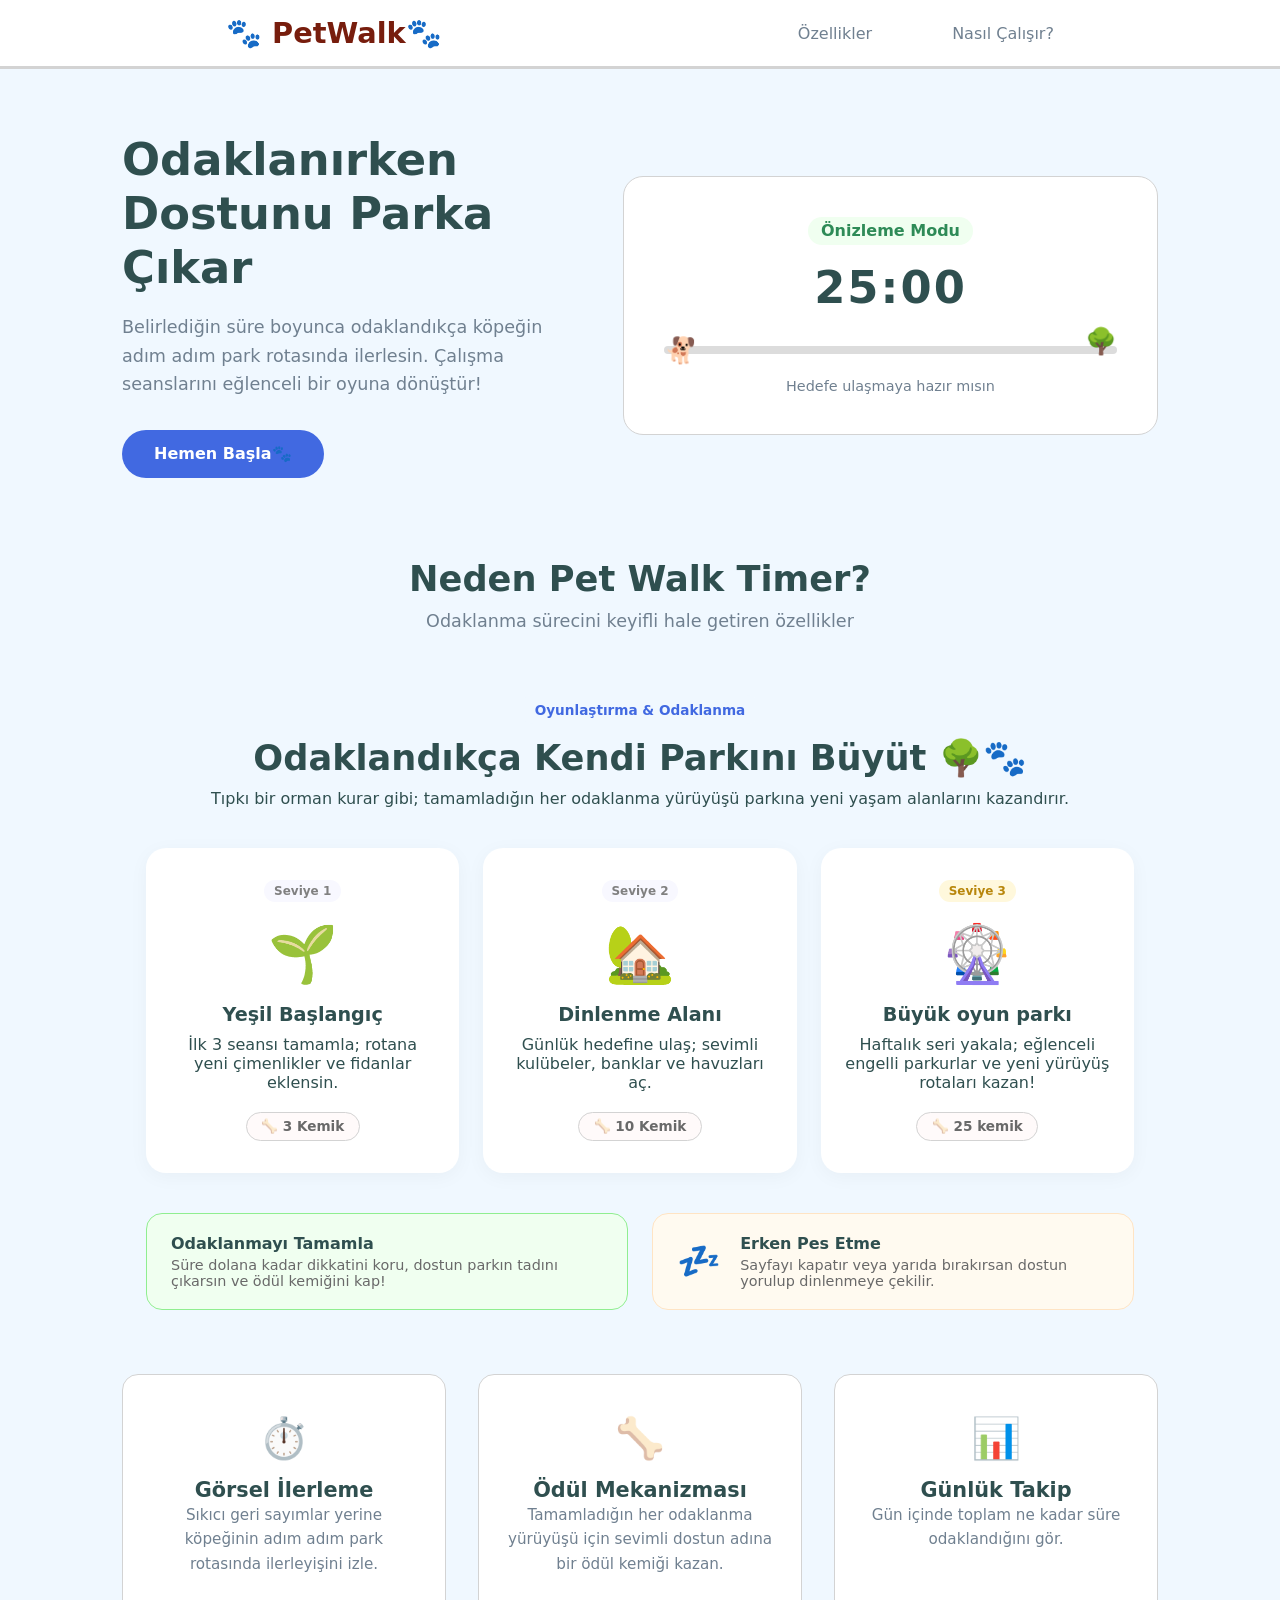
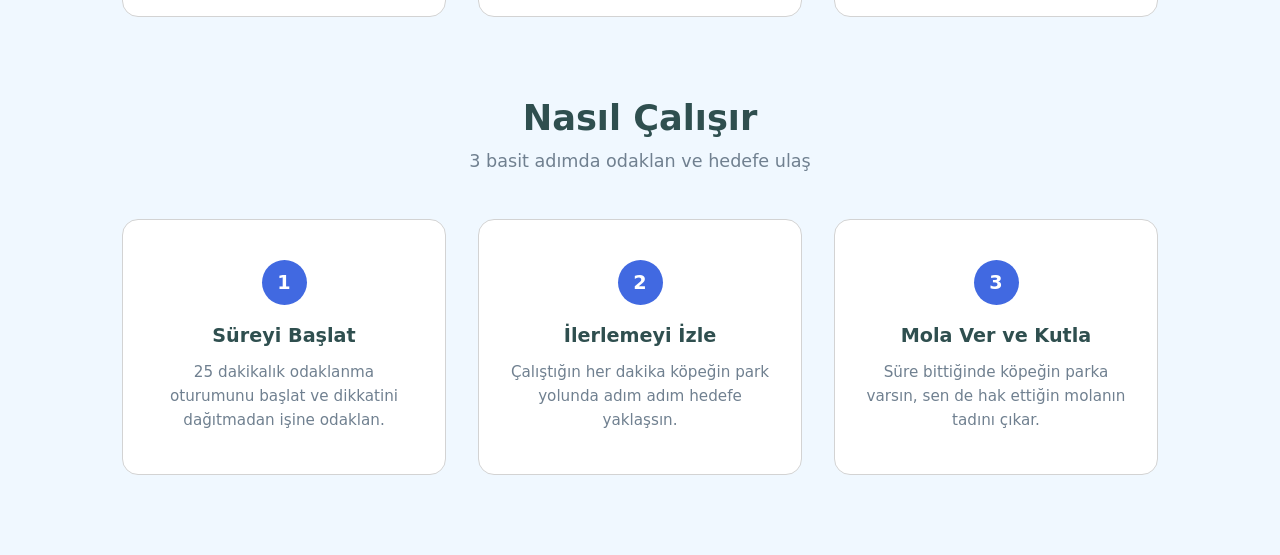
<file: index.html>
<!doctype html>
<html lang="en">
  <head>
    <meta charset="UTF-8" />
    <meta name="viewport" content="width=device-width, initial-scale=1.0" />
    <title>Document</title>
    <link rel="stylesheet" href="style.css" />
  </head>
  <body>
    <header>
      <nav class="navbar">
        <div class="logo">🐾 PetWalk🐾</div>
        <ul class="nav-links">
          <li><a href="#features">Özellikler</a></li>
          <li><a href="#how-it-works">Nasıl Çalışır?</a></li>
        </ul>
      </nav>
    </header>
    <main>
      <section class="hero-container">
        <!--Sol Taraf: Yazılar ve Buton-->
        <div class="hero-text">
          <h1>Odaklanırken Dostunu <span>Parka Çıkar</span></h1>
          <p>
            Belirlediğin süre boyunca odaklandıkça köpeğin adım adım park
            rotasında ilerlesin. Çalışma seanslarını eğlenceli bir oyuna
            dönüştür!
          </p>
          <a href="app.html" class="hero-btn">Hemen Başla🐾 </a>
        </div>
        <!--Sağ Taraf: Önizleme Kartı-->
        <div class="hero-card">
          <div class="card-badge">Önizleme Modu</div>
          <div class="card-timer">25:00</div>
          <div class="card-track">
            <span class="card-dog">🐕</span>
            <span class="card-tree">🌳</span>
          </div>
          <p class="card-info">Hedefe ulaşmaya hazır mısın</p>
        </div>
      </section>
      <section id="features" class="features-section">
        <div class="features-header">
          <h2>Neden Pet Walk Timer?</h2>
          <p>Odaklanma sürecini keyifli hale getiren özellikler</p>
        </div>
        <section class="park-builder-section">
          <div class="section-header">
            <span class="badge">Oyunlaştırma & Odaklanma</span>
            <h2>Odaklandıkça Kendi Parkını Büyüt 🌳🐾</h2>
            <p>
              Tıpkı bir orman kurar gibi; tamamladığın her odaklanma yürüyüşü
              parkına yeni yaşam alanlarını kazandırır.
            </p>
          </div>
          <div class="park-grid">
            <!--Seviye 1-->
            <div class="park-card">
              <div class="park-badge">Seviye 1</div>
              <div class="park-icon">🌱</div>
              <h3>Yeşil Başlangıç</h3>
              <p>
                İlk 3 seansı tamamla; rotana yeni çimenlikler ve fidanlar
                eklensin.
              </p>
              <span class="reward-tag">🦴 3 Kemik </span>
            </div>
            <!--Seviye 2-->
            <div class="park-card">
              <div class="park-badge">Seviye 2</div>
              <div class="park-icon">🏡</div>
              <h3>Dinlenme Alanı</h3>
              <p>
                Günlük hedefine ulaş; sevimli kulübeler, banklar ve havuzları
                aç.
              </p>
              <span class="reward-tag">🦴 10 Kemik</span>
            </div>
            <!--Seviye 3-->
            <div class="park-card featured">
              <div class="park-badge gold">Seviye 3</div>
              <div class="park-icon">🎡</div>
              <h3>Büyük oyun parkı</h3>
              <p>
                Haftalık seri yakala; eğlenceli engelli parkurlar ve yeni
                yürüyüş rotaları kazan!
              </p>
              <span class="reward-tag">🦴 25 kemik</span>
            </div>
          </div>
          <!--Kurallar / Risk  & Kazanç Karşılaştırması-->
          <div class="gamification-rules">
            <div class="rule-box success">
              <div>
                <h4>Odaklanmayı Tamamla</h4>
                <p>
                  Süre dolana kadar dikkatini koru, dostun parkın tadını
                  çıkarsın ve ödül kemiğini kap!
                </p>
              </div>
            </div>
            <div class="rule-box danger">
              <span class="rule-icon">💤</span>
              <div>
                <h4>Erken Pes Etme</h4>
                <p>
                  Sayfayı kapatır veya yarıda bırakırsan dostun yorulup
                  dinlenmeye çekilir.
                </p>
              </div>
            </div>
          </div>
        </section>

        <div class="features-grid">
          <!--Kart 1-->
          <div class="feature-card">
            <div class="feature-icon">⏱️</div>
            <h3>Görsel İlerleme</h3>
            <p>
              Sıkıcı geri sayımlar yerine köpeğinin adım adım park rotasında
              ilerleyişini izle.
            </p>
          </div>
          <!--Kart 2-->
          <div class="feature-card">
            <div class="feature-icon">🦴</div>
            <h3>Ödül Mekanizması</h3>
            <p>
              Tamamladığın her odaklanma yürüyüşü için sevimli dostun adına bir
              ödül kemiği kazan.
            </p>
          </div>
          <!--Kart 3-->
          <div class="feature-card">
            <div class="feature-icon">📊</div>
            <h3>Günlük Takip</h3>
            <p>Gün içinde toplam ne kadar süre odaklandığını gör.</p>
          </div>
        </div>
      </section>
      <!-- 3. Bölüm: Nasıl Çalışır-->
      <section id="how-it-works" class="how-section">
        <div class="features-header">
          <h2>Nasıl Çalışır</h2>
          <p>3 basit adımda odaklan ve hedefe ulaş</p>
        </div>
        <div class="steps-grid">
          <!-- Adım 1-->
          <div class="step-card">
            <div class="step-number">1</div>
            <h3>Süreyi Başlat</h3>
            <p>
              25 dakikalık odaklanma oturumunu başlat ve dikkatini dağıtmadan
              işine odaklan.
            </p>
          </div>
          <!-- Adım 2-->
          <div class="step-card">
            <div class="step-number">2</div>
            <h3>İlerlemeyi İzle</h3>
            <p>
              Çalıştığın her dakika köpeğin park yolunda adım adım hedefe
              yaklaşsın.
            </p>
          </div>
          <!-- Adım 3-->
          <div class="step-card">
            <div class="step-number">3</div>
            <h3>Mola Ver ve Kutla</h3>
            <p>
              Süre bittiğinde köpeğin parka varsın, sen de hak ettiğin molanın
              tadını çıkar.
            </p>
          </div>
        </div>
      </section>
    </main>
  </body>
</html>
</file>
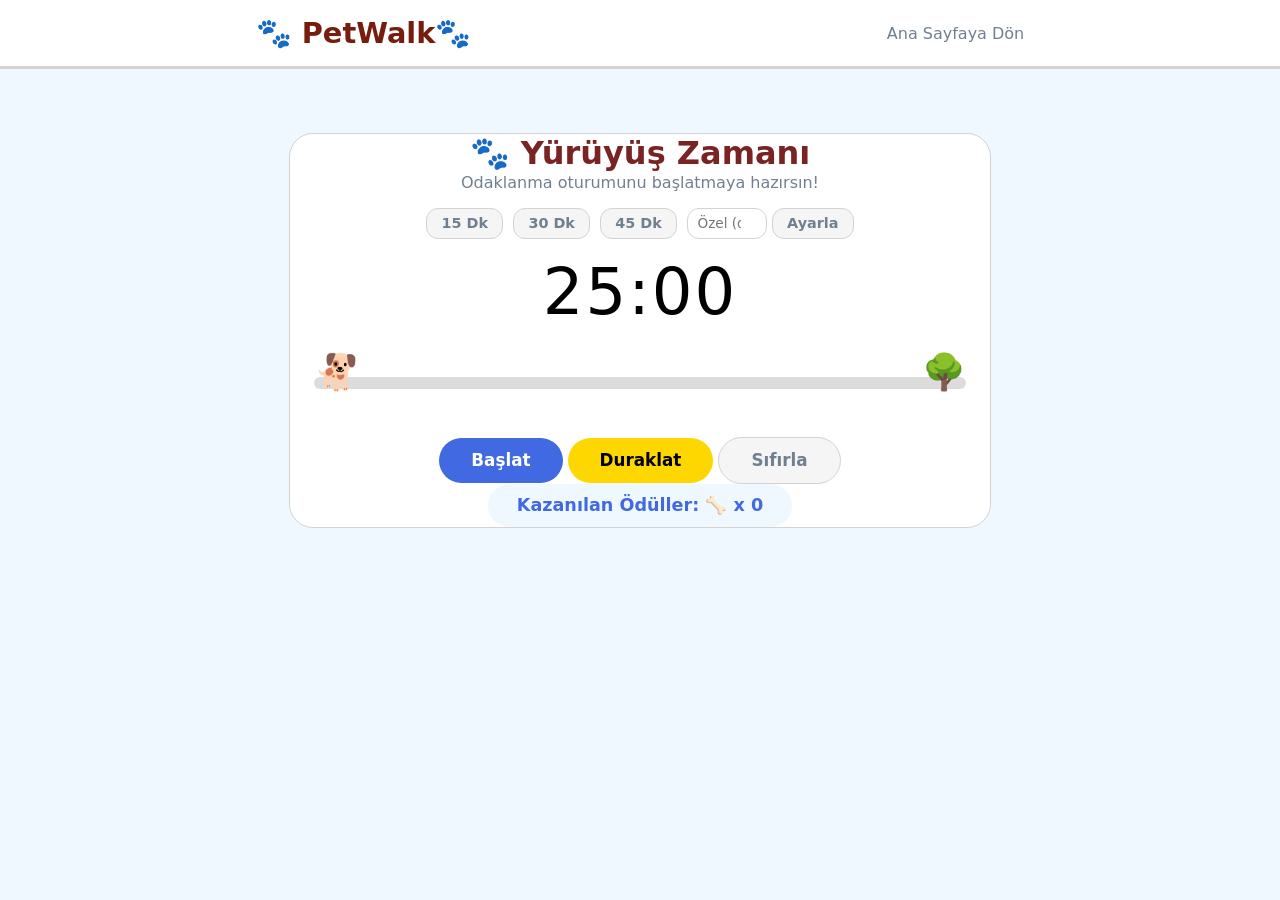
<file: app.html>
<!doctype html>
<html lang="tr">
  <head>
    <meta charset="UTF-8" />
    <meta name="viewport" content="width=device-width, initial-scale=1.0" />
    <title>Pet Walk Timer - Uygulama</title>
    <link rel="stylesheet" href="style.css" />
  </head>
  <body>
    <header>
      <nav class="navbar">
        <a href="index.html" class="logo">🐾 PetWalk🐾</a>
        <ul class="nav-links">
          <li><a href="index.html">Ana Sayfaya Dön</a></li>
        </ul>
      </nav>
    </header>

    <!--Canlı Uygulama Alanı-->
    <main class="app-container">
      <div class="app-card">
        <div class="app-header">
          <h2>🐾 Yürüyüş Zamanı</h2>
          <p id="status-text">Odaklanma oturumunu başlatmaya hazırsın!</p>
        </div>
        <div class="time-options">
          <button class="time-btn" data-time="15">15 Dk</button>
          <button class="time-btn" data-time="30">30 Dk</button>
          <button class="time-btn" data-time="45">45 Dk</button>
          <div class="custom-time-box">
            <input
              type="number"
              id="custom-minutes"
              placeholder="Özel (dk)"
              min="1"
              max="180"
            />
            <button id="set-custom-btn" class="time-btn">Ayarla</button>
          </div>
        </div>
        <!--Büyük sayaç ekranı-->
        <div class="timer-display" id="timer">25:00</div>

        <!--Hareketli parkur alanı-->
        <div class="interactive-track">
          <div class="dog-runner" id="dog-runner">🐕</div>
          <div class="park-target">🌳</div>
        </div>

        <!--Kontrol Butonları-->
        <div class="controls-butons">
          <button id="start-btn" class="btn btn-start">Başlat</button>
          <button id="pause-btn" class="btn btn-pause">Duraklat</button>
          <button id="reset-btn" class="btn btn-reset">Sıfırla</button>
        </div>
        <!--Ödül Sayacı-->
        <div class="rewards-area">
          <span>Kazanılan Ödüller: </span>
          <span id="bone-count">🦴 x 0</span>
        </div>
      </div>
    </main>
    <script src="script.js"></script>
  </body>
</html>
</file>
<file: style.css>
/* Temel Sıfırlama */
* {
  box-sizing: border-box;
  margin: 0;
  padding: 0;
  font-family:
    system-ui,
    -apple-system,
    sans-serif;
}
body {
  background-color: aliceblue;
  color: darkslategray;
}
/* Header & Navbar Hizalama */
.navbar {
  display: flex;
  justify-content: space-around;
  align-items: center; /* yatay da hizalama*/
  padding: 1rem 3rem;
  background-color: white;
  border-bottom: 3px solid lightgray;
}
.logo {
  font-size: 1.8rem;
  font-weight: 800;
  color: rgb(119, 29, 13);
  display: flex;
  align-items: center;
  gap: 0.4rem;
  text-decoration: none;
}
.nav-links {
  display: flex;
  list-style: none;
  gap: 5rem;
  align-items: center;
}
.nav-links a {
  text-decoration: none;
  color: slategray;
  font-weight: 500;
  transition: color 0.02 ease;
}
/*Hero Ana Kapsayıcı (iki kolonlu yerleşim)*/
.hero-container {
  display: flex;
  justify-content: space-between;
  align-items: center;
  max-width: 1100px;
  margin: 4rem auto;
  padding: 0 2rem;
  gap: 3rem;
}
/*Sol taraf metin alanı*/
.hero-text {
  flex: 1;
}
.hero-text h1 {
  font-size: 2.8rem;
  line-height: 1.2;
  margin-bottom: 1.2rem;
}
.hero-text p {
  font-size: 1.1rem;
  color: slategray;
  margin-bottom: 2rem;
  line-height: 1.6;
}
/*Buton tasarımı*/
.hero-btn {
  display: inline-block;
  background-color: royalblue;
  color: white;
  text-decoration: none;
  padding: 0.9rem 2rem;
  border-radius: 25px;
  font-weight: 600;
  transition:
    transform 0.02s ease,
    background-color 0.02s ease;
}
.hero-btn:hover {
  background-color: darkblue;
  transform: translateY(-2px);
}
/*Sağ taraf önizleme kartı*/
.hero-card {
  flex: 1;
  background-color: white;
  padding: 2.5rem;
  border-radius: 20px;
  box-shadow: 0 10 px 30px rgba(0, 0, 0, 0, 08);
  border: 1px solid lightgray;
  text-align: center;
}
.card-badge {
  display: inline-block;
  background-color: honeydew;
  color: seagreen;
  padding: 0.3rem 0.8rem;
  border-radius: 20px;
  font-size: 0.85;
  font-weight: 600;
  margin-bottom: 1rem;
}
.card-timer {
  font-size: 2.8rem;
  font-weight: 800;
  letter-spacing: 2px;
  margin-bottom: 1rem;
}
/* Kart içindeki yol çizgisi*/
.card-track {
  background-color: gainsboro;
  height: 8px;
  border-radius: 4px;
  position: realtive;
  margin: 2rem 0 1.5rem 0;
  display: flex;
  justify-content: space-between;
  align-items: center;
}
.card-dog {
  font-size: 1.6rem;
  transform: translateY(-9px);
  transform: scaleX(-1);
}

.card-tree {
  font-size: 1.6rem;
  transform: translateY(-9px);
}

.card-info {
  font-size: 0.9rem;
  color: slategray;
}
/*Özellikler Bölümü*/
.features-section {
  max-width: 1100px;
  margin: 5rem auto;
  padding: 0 2rem;
}
/* Başlık ve açıklama metni*/
.features-header {
  text-align: center;
  margin-bottom: 3rem;
}
.features-header h2 {
  font-size: 2.2rem;
  margin-bottom: 0.8rem;
}
.features-header p {
  color: slategray;
  font-size: 1.1rem;
}
/* 3 Kartı yan yana dizme*/
.features-grid {
  display: grid;
  grid-template-columns: 1fr 1fr 1fr; /* 3 eşit sütün oluşturur*/
  gap: 2rem; /* kartların arasına 2 rem boşluk koyar*/
}
/* Tekil kart tasarımı*/
.feature-card {
  background-color: white;
  padding: 2.5rem 1.8rem;
  border-radius: 16px;
  border: 1px solid lightgray;
  text-align: center;
  transition: transform 0.02s ease;
}
/* kartın üzerine gelince hafif yukarı kayması*/
.feature-card-hover {
  transform: translateY(-5px);
}
/* kart içindeki ikon, başlık ve yazılar*/
.feature-icon {
  font-size: 2.5rem;
  margin-bottom: 1rem;
}
.feature-card h3 {
  font-size: 1.3rem;
  margin-bottom: 0.08rem;
}
.feature-card p {
  color: slategray;
  line-height: 1.6;
  font-size: 0.95rem;
}
/* NASIL ÇALIŞIR BÖLÜMÜ*/
.how-section {
  max-width: 1100px;
  margin: 5rem auto;
  padding: 0 2rem;
}
/* Adımı yan yana dizme */
.steps-grid {
  display: grid;
  grid-template-columns: 1fr 1fr 1fr;
  gap: 2rem;
}

.step-card {
  background-color: white;
  padding: 2.5rem 1.8rem;
  border-radius: 16px;
  border: 1px solid lightgray;
  text-align: center;
  transition: transform 0.02 ease;
}
.step-card:hover {
  transform: translateY(-5px);
}
/* Yuvarlak mavi adım numaraları (1,2,3) */
.step-number {
  width: 45px;
  height: 45px;
  background-color: royalblue;
  color: white;
  border-radius: 50%;
  display: flex;
  align-items: center;
  justify-content: center;
  font-weight: 700;
  font-size: 1.2rem;
  margin: 0 auto 1.2rem auto;
}
.step-card h3 {
  font-size: 1.2rem;
  margin-bottom: 0.8rem;
}
.step-card p {
  font-size: 1.2rem;
  margin-bottom: 0.08rem;
}
.step-card p {
  color: slategray;
  line-height: 1.6;
  font-size: 0.95rem;
}
/* Uygulama Ekranı Hizalama */

.app-container {
  max-width: 750px;
  margin: 4rem auto;
  padding: 0 1.5rem;
}
.app-card {
  background-color: white;
  border: 1px solid lightgray;
  border-radius: 24px;
  text-align: center;
}
.app-header h2 {
  font-size: 2rem;
  margin-bottom: 0.05rem;
  color: rgb(121, 35, 35);
}
.app-header p {
  color: slategray;
  font-size: 1rem;
}
/*Sayacı daha büyük ve dikkat çekici yapmak için*/
.timer-display {
  font-size: 4rem;
  font-weight: 800px;
  letter-spacing: 2px;
  color: black;
  margin: 1rem 0 1.5rem 0;
}
/*Büyük Sayaç Yazısı */
.interactive-track {
  background-color: gainsboro;
  height: 12px;
  border-radius: 6px;
  position: relative;
  margin: 3rem 1.5rem 3rem 1.5rem;
}
.dog-runner {
  font-size: 2.2rem;
  position: absolute;
  left: 0%; /* köpek en soldan başlar*/
  top: -26px;
  transform: scaleX(-1); /* köpeğin yüzünü sağ tarafa çevirir*/
  transition: left 0.5s ease;
}
.park-target {
  font-size: 2.2rem;
  position: absolute;
  right: 0;
  top: -26px;
}
/*Buton Düzenleri*/
.controls-buttons {
  display: flex;
  justify-content: center;
  gap: 1.2rem;
  margin-bottom: 2rem;
}
.btn {
  padding: 0.8rem 2rem;
  font-size: 1.05rem;
  font-weight: 700;
  border-radius: 24px;
  border: none;
  cursor: pointer;
  transition:
    transform 0.01s ease,
    opacity 0.2s ease;
}
.btn-active {
  transform: scale(0.95);
}
.btn-start {
  background-color: royalblue;
  color: white;
}
.btn-start:hover {
  opacity: 0.29;
}
.btn-pause {
  background-color: gold;
  color: black;
}
.btn-pause:hover {
  opacity: 0.29;
}
.btn-reset {
  background-color: whitesmoke;
  color: slategray;
  border: 1px solid lightgray;
}
.btn-reset:hover {
  background-color: gainsboro;
}
/*Ödül Rozeti*/
.rewards-area {
  font-size: 1.1rem;
  font-weight: 700;
  color: royalblue;
  background-color: aliceblue;
  display: inline-block;
  padding: 0.7rem 1.8rem;
  border-radius: 30px;
}
.time-options {
  display: flex;
  justify-content: center;
  align-items: center;
  flex-wrap: wrap;
  gap: 0.6rem;
  margin-top: 1rem;
}

.time-btn {
  background-color: whitesmoke;
  border: 1px solid lightgray;
  padding: 0.4rem 0.9rem;
  border-radius: 12px;
  font-size: 0.9rem;
  font-weight: 600;
  color: slategray;
  cursor: pointer;
  transition: all 0.2s ease;
}
.time-btn :hover {
  background-color: #e2e8f0;
}
.time-btn.active {
  background-color: royalblue;
  color: white;
  border-color: royalblue;
}
.custom-time-box {
  display: flex;
  gap: 0.3rem;
}
.custom-time-box input {
  width: 80px;
  padding: 0.4rem 0.6rem;
  border-radius: 12px;
  border: 1px solid lightgray;
  font-size: 0.85rem;
  text-align: center;
}

@media (max-width: 760px) {
  .features-grid,
  .steps-grid,
  .cards-container {
    display: flex !important;
    flex-direction: column !important;
    gap: 1.5rem !important;
    align-items: center;
  }

  .feature-card,
  .step-card,
  .card {
    width: 100% !important;
    max-width: 320px;
    box-sizing: border-box;
  }
}
.park-builder-section {
  max-width: 1100px;
  margin: 4rem auto;
  padding: 0 1.5rem;
}
.park-builder-section .section-header {
  text-align: center;
  margin-bottom: 2.5rem;
}
.badge {
  background-color: aliceblue;
  color: royalblue;
  font-size: 0.85rem;
  font-weight: bold;
  padding: 0.4rem 1rem;
  border-radius: 20px;
  display: inline-block;
  margin-bottom: 0.8rem;
}
.park-builder-section h2 {
  font-size: 2.2rem;
  color: darkslategray;
  margin-bottom: 0.6rem;
  text-align: center;
}
.park-buikder-section p {
  color: dimgray;
  font-size: 1.05rem;
  text-align: center;
}
.park-grid {
  display: grid;
  grid-template-columns: repeat(3, 1fr);
  gap: 1.5rem;
  margin-bottom: 2.5rem;
}
.park-card {
  background: white;
  border: 1px solid whiitesmoke;
  border-radius: 20px;
  padding: 2rem 1.5rem;
  text-align: center;
  box-shadow: 0 4px 20px rgba(0, 0, 0, 0.04);
  transition:
    transform 0.2s ease,
    box-shadow 0.2s ease;
  position: relative;
}
.park-card:hover {
  transform: translateY(-5px);
  box-shadow: 0 8px 25px rgba(0, 0, 0, 0, 08);
}
.paark-card.featured {
  border: 2px solid orange;
  background: ivory;
}

.park-badge {
  display: inline-block;
  font-size: 0.75rem;
  font-weight: 700;
  color: gray;
  background: ghostwhite;
  padding: 0.25rem 0.6rem;
  border-radius: 12px;
  margin-bottom: 1.2rem;
}
.park-badge.gold {
  background: cornsilk;
  color: darkgoldenrod;
}
/*İkonşar*/
.park-icon {
  font-size: 3.5rem;
  margin-bottom: 1rem;
  display: block;
}
.park-card h3 {
  font-size: 1.2rem;
  color: darkslategray;
  margin-bottom: 0.6rem;
}
.reward-tag {
  display: inline-block;
  margin-top: 1.2rem;
  background: snow;
  border: 1px solid lightgray;
  padding: 0.35rem 0.9rem;
  border-radius: 15px;
  font-weight: 600;
  font-size: 0.85rem;
  color: dimgray;
}
/*Kural Kutuları*/
.gamification-rules {
  display: grid;
  grid-template-columns: 1fr 1fr;
  gap: 1.5rem;
}

.rule-box {
  display: flex;
  align-items: center;
  gap: 1.2rem;
  padding: 1.25rem 1.5rem;
  border-radius: 16px;
}

.rule-box.success {
  background-color: honeydew;
  border: 1px solid lightgreen;
}

.rule-box.danger {
  background-color: floralwhite;
  border: 1px solid bisque;
}

.rule-icon {
  font-size: 2.2rem;
}

.rule-box h4 {
  margin: 0 0 0.25rem 0;
  color: darkslategray;
}

.rule-box p {
  margin: 0;
  font-size: 0.9rem;
  color: dimgray;
}

/* Mobil Uyumluluk */
@media (max-width: 768px) {
  .park-grid,
  .gamification-rules {
    grid-template-columns: 1fr;
  }
}
</file>
